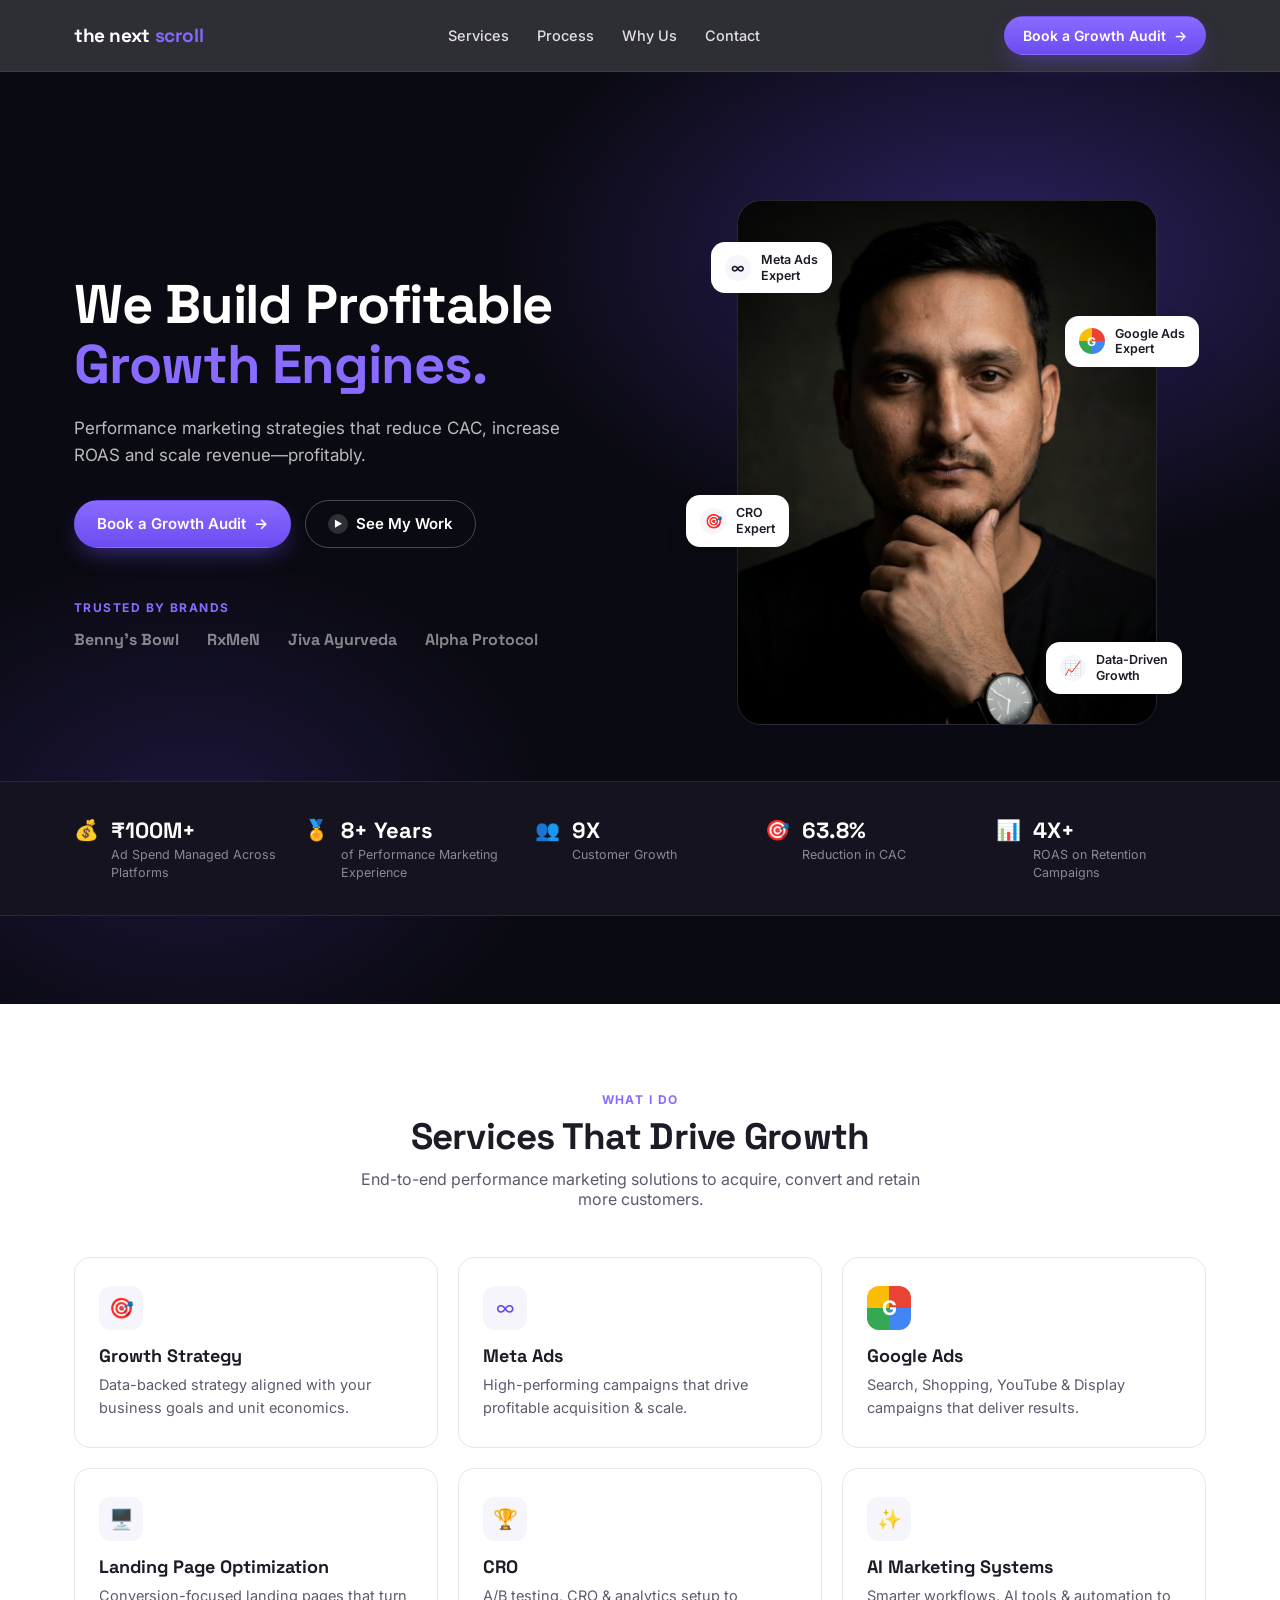
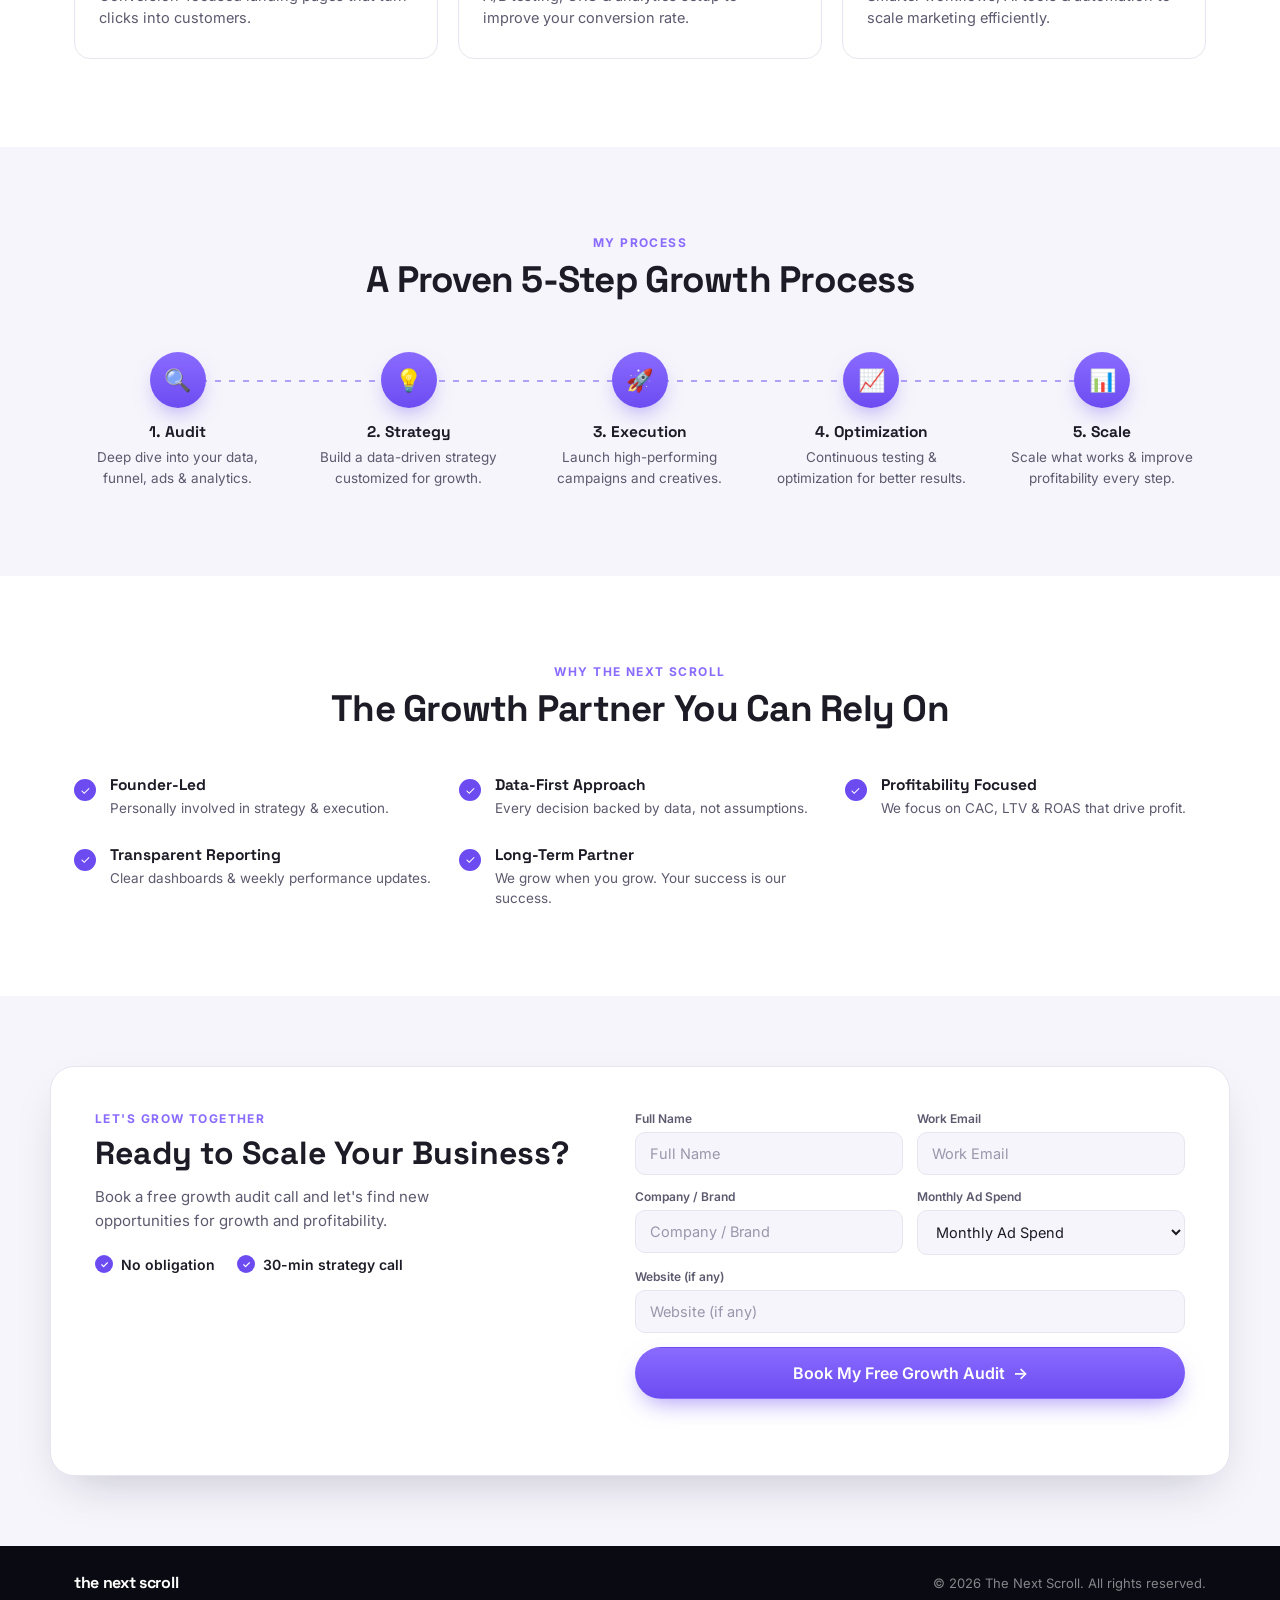
<file: index.html>
<!DOCTYPE html>
<html lang="en">
<head>
<meta charset="UTF-8">
<meta name="viewport" content="width=device-width, initial-scale=1.0">
<title>The Next Scroll — Performance Marketing & Growth Strategy</title>
<meta name="description" content="We build profitable growth engines. Performance marketing strategies that reduce CAC, increase ROAS and scale revenue—profitably.">

<!-- Open Graph -->
<meta property="og:title" content="The Next Scroll — We Build Profitable Growth Engines">
<meta property="og:description" content="Performance marketing strategies that reduce CAC, increase ROAS and scale revenue—profitably.">
<meta property="og:type" content="website">

<link rel="icon" href="data:image/svg+xml,<svg xmlns=%22http://www.w3.org/2000/svg%22 viewBox=%220 0 100 100%22><text y=%22.9em%22 font-size=%2290%22>🡵</text></svg>">
<link rel="preconnect" href="https://fonts.googleapis.com">
<link rel="preconnect" href="https://fonts.gstatic.com" crossorigin>
<link href="https://fonts.googleapis.com/css2?family=Space+Grotesk:wght@500;600;700&family=Inter:wght@400;500;600;700&display=swap" rel="stylesheet">
<link rel="stylesheet" href="style.css">
</head>
<body>

<!-- ============ HEADER ============ -->
<header class="site-header" id="top">
  <div class="container header-inner">
    <a href="#top" class="logo"><b>the next <span style="color: #8768ff;">scroll</span></b></a>
    <nav class="nav-links" id="navLinks">
      <a href="#services">Services</a>
      <a href="#process">Process</a>
      <a href="#why">Why Us</a>
      <a href="#contact">Contact</a>
    </nav>
    <a href="#contact" class="btn btn-primary btn-header">Book a Growth Audit <span aria-hidden="true">→</span></a>
    <button class="nav-toggle" id="navToggle" aria-label="Toggle navigation" aria-expanded="false">
      <span></span><span></span><span></span>
    </button>
  </div>
</header>

<!-- ============ HERO ============ -->
<section class="hero">
  <div class="hero-bg" aria-hidden="true"></div>
  <div class="container hero-inner">
    <div class="hero-copy" data-animate>
      <h1>We Build Profitable<br><span class="accent">Growth Engines.</span></h1>
      <p class="hero-sub">Performance marketing strategies that reduce CAC, increase ROAS and scale revenue—profitably.</p>
      <div class="hero-ctas">
        <a href="#contact" class="btn btn-primary">Book a Growth Audit <span aria-hidden="true">→</span></a>
        <a href="#work" class="btn btn-ghost"><span class="play-icon" aria-hidden="true">▶</span> See My Work</a>
      </div>

      <div class="trusted">
        <span class="eyebrow">Trusted by brands</span>
        <ul class="logo-row">
          <li>Benny's Bowl</li>
          <li>RxMeN</li>
          <li>Jiva Ayurveda</li>
          <li>Alpha Protocol</li>
        </ul>
      </div>
    </div>

    <div class="hero-portrait" data-animate>
      <div class="portrait-frame">
        <img src="assets/founder-photo.jpeg" alt="Founder of The Next Scroll" onerror="this.parentElement.classList.add('img-missing')">
        <div class="img-missing-note">Add your photo at<br><code>assets/founder-photo.jpeg</code></div>
      </div>

      <div class="badge badge-1">
        <span class="badge-icon">∞</span>
        <span>Meta Ads<br>Expert</span>
      </div>
      <div class="badge badge-2">
        <span class="badge-icon badge-icon--google">G</span>
        <span>Google Ads<br>Expert</span>
      </div>
      <div class="badge badge-3">
        <span class="badge-icon">🎯</span>
        <span>CRO<br>Expert</span>
      </div>
      <div class="badge badge-4">
        <span class="badge-icon">📈</span>
        <span>Data-Driven<br>Growth</span>
      </div>
    </div>
  </div>

  <!-- Stats strip -->
  <div class="stats-strip">
    <div class="container stats-grid">
      <div class="stat">
        <span class="stat-icon">💰</span>
        <div>
          <strong>₹100M+</strong>
          <p>Ad Spend Managed Across Platforms</p>
        </div>
      </div>
      <div class="stat">
        <span class="stat-icon">🏅</span>
        <div>
          <strong>8+ Years</strong>
          <p>of Performance Marketing Experience</p>
        </div>
      </div>
      <div class="stat">
        <span class="stat-icon">👥</span>
        <div>
          <strong>9X</strong>
          <p>Customer Growth</p>
        </div>
      </div>
      <div class="stat">
        <span class="stat-icon">🎯</span>
        <div>
          <strong>63.8%</strong>
          <p>Reduction in CAC</p>
        </div>
      </div>
      <div class="stat">
        <span class="stat-icon">📊</span>
        <div>
          <strong>4X+</strong>
          <p>ROAS on Retention Campaigns</p>
        </div>
      </div>
    </div>
  </div>
</section>

<!-- ============ SERVICES ============ -->
<section class="services" id="services">
  <div class="container">
    <p class="eyebrow eyebrow-center">What I Do</p>
    <h2 class="section-title">Services That Drive Growth</h2>
    <p class="section-sub">End-to-end performance marketing solutions to acquire, convert and retain more customers.</p>

    <div class="cards-grid">
      <div class="card" data-animate>
        <div class="card-icon">🎯</div>
        <h3>Growth Strategy</h3>
        <p>Data-backed strategy aligned with your business goals and unit economics.</p>
      </div>
      <div class="card" data-animate>
        <div class="card-icon">∞</div>
        <h3>Meta Ads</h3>
        <p>High-performing campaigns that drive profitable acquisition & scale.</p>
      </div>
      <div class="card" data-animate>
        <div class="card-icon card-icon--google">G</div>
        <h3>Google Ads</h3>
        <p>Search, Shopping, YouTube & Display campaigns that deliver results.</p>
      </div>
      <div class="card" data-animate>
        <div class="card-icon">🖥️</div>
        <h3>Landing Page Optimization</h3>
        <p>Conversion-focused landing pages that turn clicks into customers.</p>
      </div>
      <div class="card" data-animate>
        <div class="card-icon">🏆</div>
        <h3>CRO</h3>
        <p>A/B testing, CRO & analytics setup to improve your conversion rate.</p>
      </div>
      <div class="card" data-animate>
        <div class="card-icon">✨</div>
        <h3>AI Marketing Systems</h3>
        <p>Smarter workflows, AI tools & automation to scale marketing efficiently.</p>
      </div>
    </div>
  </div>
</section>

<!-- ============ PROCESS ============ -->
<section class="process" id="process">
  <div class="container">
    <p class="eyebrow eyebrow-center">My Process</p>
    <h2 class="section-title">A Proven 5-Step Growth Process</h2>

    <div class="process-track">
      <div class="process-step" data-animate>
        <div class="process-circle">🔍</div>
        <h4>1. Audit</h4>
        <p>Deep dive into your data, funnel, ads & analytics.</p>
      </div>
      <div class="process-step" data-animate>
        <div class="process-circle">💡</div>
        <h4>2. Strategy</h4>
        <p>Build a data-driven strategy customized for growth.</p>
      </div>
      <div class="process-step" data-animate>
        <div class="process-circle">🚀</div>
        <h4>3. Execution</h4>
        <p>Launch high-performing campaigns and creatives.</p>
      </div>
      <div class="process-step" data-animate>
        <div class="process-circle">📈</div>
        <h4>4. Optimization</h4>
        <p>Continuous testing & optimization for better results.</p>
      </div>
      <div class="process-step" data-animate>
        <div class="process-circle">📊</div>
        <h4>5. Scale</h4>
        <p>Scale what works & improve profitability every step.</p>
      </div>
    </div>
  </div>
</section>

<!-- ============ WHY US ============ -->
<section class="why" id="why">
  <div class="container">
    <p class="eyebrow eyebrow-center">Why The Next Scroll</p>
    <h2 class="section-title">The Growth Partner You Can Rely On</h2>

    <div class="why-grid">
      <div class="why-item" data-animate>
        <span class="check">✓</span>
        <div>
          <h4>Founder-Led</h4>
          <p>Personally involved in strategy & execution.</p>
        </div>
      </div>
      <div class="why-item" data-animate>
        <span class="check">✓</span>
        <div>
          <h4>Data-First Approach</h4>
          <p>Every decision backed by data, not assumptions.</p>
        </div>
      </div>
      <div class="why-item" data-animate>
        <span class="check">✓</span>
        <div>
          <h4>Profitability Focused</h4>
          <p>We focus on CAC, LTV & ROAS that drive profit.</p>
        </div>
      </div>
      <div class="why-item" data-animate>
        <span class="check">✓</span>
        <div>
          <h4>Transparent Reporting</h4>
          <p>Clear dashboards & weekly performance updates.</p>
        </div>
      </div>
      <div class="why-item" data-animate>
        <span class="check">✓</span>
        <div>
          <h4>Long-Term Partner</h4>
          <p>We grow when you grow. Your success is our success.</p>
        </div>
      </div>
    </div>
  </div>
</section>

<!-- ============ CONTACT ============ -->
<section class="contact" id="contact">
  <div class="container contact-panel" data-animate>
    <div class="contact-left">
      <p class="eyebrow">Let's Grow Together</p>
      <h2>Ready to Scale Your Business?</h2>
      <p class="contact-copy">Book a free growth audit call and let's find new opportunities for growth and profitability.</p>
      <ul class="contact-points">
        <li><span class="check">✓</span> No obligation</li>
        <li><span class="check">✓</span> 30-min strategy call</li>
      </ul>
    </div>

    <form class="contact-form" id="growthForm" action="https://formspree.io/f/xojggbdl" method="POST">
      <div class="form-row">
        <div class="field">
          <label for="fullName">Full Name</label>
          <input type="text" id="fullName" name="fullName" placeholder="Full Name" required>
        </div>
        <div class="field">
          <label for="workEmail">Work Email</label>
          <input type="email" id="workEmail" name="workEmail" placeholder="Work Email" required>
        </div>
      </div>
      <div class="form-row">
        <div class="field">
          <label for="company">Company / Brand</label>
          <input type="text" id="company" name="company" placeholder="Company / Brand" required>
        </div>
        <div class="field">
          <label for="adSpend">Monthly Ad Spend</label>
          <select id="adSpend" name="adSpend" required>
            <option value="" disabled selected>Monthly Ad Spend</option>
            <option value="<1L">Under ₹1L</option>
            <option value="1L-5L">₹1L – ₹5L</option>
            <option value="5L-20L">₹5L – ₹20L</option>
            <option value="20L+">₹20L+</option>
          </select>
        </div>
      </div>
      <div class="field">
        <label for="website">Website (if any)</label>
        <input type="text" id="website" name="website" placeholder="Website (if any)">
      </div>
      <button type="submit" class="btn btn-primary btn-block">Book My Free Growth Audit <span aria-hidden="true">→</span></button>
      <p class="form-status" id="formStatus" role="status"></p>
    </form>
  </div>
</section>

<!-- ============ FOOTER ============ -->
<footer class="site-footer">
  <div class="container footer-inner">
    <span class="logo logo-footer">the next scroll</span>
    <p>© <span id="year"></span> The Next Scroll. All rights reserved.</p>
  </div>
</footer>

<script src="script.js"></script>
</body>
</html>
</file>
<file: style.css>
/* ============ TOKENS ============ */
:root{
  --ink:#0a0a12;
  --ink-2:#14131f;
  --violet:#6c4cf1;
  --violet-2:#8a6bff;
  --paper:#ffffff;
  --paper-2:#f6f5fb;
  --line:#e7e5f0;
  --text:#1c1b26;
  --text-soft:#5c5a6e;
  --white-soft:rgba(255,255,255,.72);
  --white-faint:rgba(255,255,255,.5);
  --radius:16px;
  --radius-sm:10px;
  --shadow:0 20px 50px -20px rgba(20,15,50,.25);
  --font-display:"Space Grotesk", "Inter", sans-serif;
  --font-body:"Inter", sans-serif;
  --maxw:1180px;
}

*,*::before,*::after{box-sizing:border-box}
html{scroll-behavior:smooth}
body{
  margin:0;
  font-family:var(--font-body);
  color:var(--text);
  background:var(--paper);
  -webkit-font-smoothing:antialiased;
}
img{max-width:100%;display:block}
a{color:inherit;text-decoration:none}
ul{list-style:none;margin:0;padding:0}
h1,h2,h3,h4{font-family:var(--font-display);margin:0;line-height:1.1}
p{margin:0}
button{font-family:inherit}

.container{
  width:100%;
  max-width:var(--maxw);
  margin-inline:auto;
  padding-inline:24px;
}

@media (prefers-reduced-motion: reduce){
  html{scroll-behavior:auto}
  *{animation-duration:.01ms !important; animation-iteration-count:1 !important; transition-duration:.01ms !important;}
}

/* ============ BUTTONS ============ */
.btn{
  display:inline-flex;
  align-items:center;
  gap:8px;
  padding:13px 22px;
  border-radius:999px;
  font-weight:600;
  font-size:15px;
  border:1px solid transparent;
  cursor:pointer;
  transition:transform .18s ease, box-shadow .18s ease, background .18s ease;
  white-space:nowrap;
}
.btn span{transition:transform .18s ease}
.btn:hover span{transform:translateX(3px)}
.btn:focus-visible{outline:3px solid var(--violet-2); outline-offset:3px}

.btn-primary{
  background:linear-gradient(180deg,var(--violet-2),var(--violet));
  color:#fff;
  box-shadow:0 10px 25px -8px rgba(108,76,241,.6);
}
.btn-primary:hover{transform:translateY(-2px); box-shadow:0 14px 30px -8px rgba(108,76,241,.7)}

.btn-ghost{
  background:transparent;
  color:#fff;
  border-color:rgba(255,255,255,.25);
}
.btn-ghost:hover{background:rgba(255,255,255,.08); transform:translateY(-2px)}

.btn-block{width:100%; justify-content:center; padding:15px 22px; font-size:16px}

.play-icon{
  display:inline-flex;
  align-items:center;
  justify-content:center;
  width:20px;height:20px;
  border-radius:50%;
  background:rgba(255,255,255,.15);
  font-size:9px;
}

/* ============ HEADER ============ */
.site-header{
  position:sticky; top:0; z-index:100;
  background:rgba(10,10,18,.85);
  backdrop-filter:blur(10px);
  border-bottom:1px solid rgba(255,255,255,.08);
}
.header-inner{
  display:flex; align-items:center; justify-content:space-between;
  padding-block:16px;
  color:#fff;
}
.logo{font-family:var(--font-display); font-weight:700; font-size:19px; letter-spacing:-.02em}
.nav-links{display:flex; gap:28px; font-size:14.5px; font-weight:500}
.nav-links a{opacity:.85; transition:opacity .15s}
.nav-links a:hover{opacity:1}
.btn-header{padding:10px 18px; font-size:14px}

.nav-toggle{
  display:none;
  background:none; border:none; cursor:pointer;
  width:34px; height:34px;
  flex-direction:column; justify-content:center; gap:5px;
}
.nav-toggle span{display:block; height:2px; width:100%; background:#fff; border-radius:2px; transition:transform .2s, opacity .2s}
.nav-toggle.open span:nth-child(1){transform:translateY(7px) rotate(45deg)}
.nav-toggle.open span:nth-child(2){opacity:0}
.nav-toggle.open span:nth-child(3){transform:translateY(-7px) rotate(-45deg)}

/* ============ HERO ============ */
.hero{
  position:relative;
  background:var(--ink);
  color:#fff;
  overflow:hidden;
  padding-top:64px;
}
.hero-bg{
  position:absolute; inset:0;
  background:
    radial-gradient(60% 50% at 78% 20%, rgba(108,76,241,.35), transparent 65%),
    radial-gradient(40% 40% at 15% 80%, rgba(108,76,241,.18), transparent 70%);
  pointer-events:none;
}
.hero-inner{
  position:relative;
  display:grid;
  grid-template-columns:1.05fr .95fr;
  gap:40px;
  align-items:center;
  padding-block:64px 56px;
}
.hero-copy h1{
  font-size:clamp(2.1rem, 4.4vw, 3.4rem);
  font-weight:700;
  letter-spacing:-.02em;
}
.hero-copy .accent{color:var(--violet-2)}
.hero-sub{
  margin-top:20px;
  font-size:17px;
  line-height:1.6;
  color:var(--white-soft);
  max-width:46ch;
}
.hero-ctas{display:flex; gap:14px; margin-top:30px; flex-wrap:wrap}

.eyebrow{
  display:block;
  font-size:12px;
  font-weight:700;
  letter-spacing:.12em;
  text-transform:uppercase;
  color:var(--violet-2);
  margin-bottom:10px;
}
.eyebrow-center{text-align:center}

.trusted{margin-top:52px}
.logo-row{
  display:flex; flex-wrap:wrap; gap:28px;
  margin-top:14px;
  font-family:var(--font-display);
  font-weight:700;
  font-size:16px;
  color:var(--white-faint);
}

/* ---- hero portrait ---- */
.hero-portrait{position:relative; justify-self:center; width:100%; max-width:420px}
.portrait-frame{
  position:relative;
  aspect-ratio:4/5;
  border-radius:24px;
  overflow:hidden;
  background:linear-gradient(160deg,#1c1a2b,#0f0e18);
  border:1px solid rgba(255,255,255,.08);
}
.portrait-frame img{width:100%; height:100%; object-fit:cover}
.img-missing-note{
  display:none;
  position:absolute; inset:0;
  align-items:center; justify-content:center;
  text-align:center;
  font-size:13px;
  color:var(--white-faint);
  padding:20px;
}
.img-missing .img-missing-note{display:flex}
.img-missing img{display:none}

.badge{
  position:absolute;
  display:flex; align-items:center; gap:10px;
  background:#fff;
  color:var(--text);
  padding:10px 14px;
  border-radius:14px;
  box-shadow:var(--shadow);
  font-size:12.5px;
  font-weight:600;
  line-height:1.25;
  animation:float 5s ease-in-out infinite;
}
.badge-icon{
  width:26px; height:26px;
  border-radius:50%;
  display:flex; align-items:center; justify-content:center;
  background:var(--paper-2);
  font-size:14px;
  flex:none;
}
.badge-icon--google{
  background:conic-gradient(from 90deg,#4285F4 0 25%,#34A853 0 50%,#FBBC05 0 75%,#EA4335 0 100%);
  color:#fff; font-weight:700; font-size:12px;
}
.badge-1{top:8%; left:-6%; animation-delay:0s}
.badge-2{top:22%; right:-10%; animation-delay:.6s}
.badge-3{bottom:34%; left:-12%; animation-delay:1.2s}
.badge-4{bottom:6%; right:-6%; animation-delay:1.8s}

@keyframes float{
  0%,100%{transform:translateY(0)}
  50%{transform:translateY(-8px)}
}

/* ---- stats strip ---- */
.stats-strip{
  position:relative;
  background:var(--ink-2);
  border-top:1px solid rgba(255,255,255,.08);
  border-bottom:1px solid rgba(255,255,255,.08);
}
.stats-grid{
  display:grid;
  grid-template-columns:repeat(5,1fr);
  gap:20px;
  padding-block:34px;
}
.stat{display:flex; align-items:flex-start; gap:12px}
.stat-icon{font-size:20px; margin-top:2px}
.stat strong{display:block; font-family:var(--font-display); font-size:22px; color:#fff}
.stat p{font-size:12.5px; color:var(--white-faint); margin-top:2px; line-height:1.4}

/* ============ SECTION SHARED ============ */
section{padding-block:88px}
.section-title{
  text-align:center;
  font-size:clamp(1.7rem,3vw,2.3rem);
  font-weight:700;
  letter-spacing:-.02em;
  margin-bottom:12px;
}
.section-sub{
  text-align:center;
  color:var(--text-soft);
  max-width:56ch;
  margin-inline:auto;
  font-size:16px;
}

/* ============ SERVICES ============ */
.services{background:var(--paper)}
.cards-grid{
  margin-top:48px;
  display:grid;
  grid-template-columns:repeat(3,1fr);
  gap:20px;
}
.card{
  background:var(--paper);
  border:1px solid var(--line);
  border-radius:var(--radius);
  padding:28px 24px;
  transition:transform .2s ease, box-shadow .2s ease, border-color .2s ease;
}
.card:hover{transform:translateY(-4px); box-shadow:var(--shadow); border-color:transparent}
.card-icon{
  width:44px; height:44px;
  border-radius:12px;
  background:var(--paper-2);
  display:flex; align-items:center; justify-content:center;
  font-size:20px;
  color:var(--violet);
  margin-bottom:16px;
}
.card-icon--google{
  background:conic-gradient(from 90deg,#4285F4 0 25%,#34A853 0 50%,#FBBC05 0 75%,#EA4335 0 100%);
  color:#fff; font-weight:700;
}
.card h3{font-size:18px; margin-bottom:8px}
.card p{color:var(--text-soft); font-size:14.5px; line-height:1.55}

/* ============ PROCESS ============ */
.process{background:var(--paper-2)}
.process-track{
  margin-top:52px;
  display:grid;
  grid-template-columns:repeat(5,1fr);
  gap:24px;
  position:relative;
}
.process-track::before{
  content:"";
  position:absolute;
  top:28px; left:10%; right:10%;
  height:2px;
  background-image:linear-gradient(to right, var(--violet) 0 6px, transparent 6px 14px);
  background-size:14px 2px;
  background-repeat:repeat-x;
  opacity:.5;
}
.process-step{position:relative; text-align:center}
.process-circle{
  width:56px; height:56px;
  border-radius:50%;
  background:linear-gradient(180deg,var(--violet-2),var(--violet));
  color:#fff;
  display:flex; align-items:center; justify-content:center;
  font-size:22px;
  margin:0 auto 16px;
  box-shadow:0 10px 22px -8px rgba(108,76,241,.55);
  position:relative;
  z-index:1;
}
.process-step h4{font-size:15.5px; margin-bottom:6px}
.process-step p{font-size:13.5px; color:var(--text-soft); line-height:1.5}

/* ============ WHY ============ */
.why{background:var(--paper)}
.why-grid{
  margin-top:48px;
  display:grid;
  grid-template-columns:repeat(3,1fr);
  gap:28px 24px;
}
.why-item{display:flex; gap:14px}
.check{
  flex:none;
  width:22px; height:22px;
  border-radius:50%;
  background:var(--violet);
  color:#fff;
  font-size:12px;
  display:flex; align-items:center; justify-content:center;
  margin-top:2px;
}
.why-item h4{font-size:15.5px; margin-bottom:4px}
.why-item p{font-size:13.5px; color:var(--text-soft); line-height:1.5}

/* ============ CONTACT ============ */
.contact{background:var(--paper-2); padding-block:70px}
.contact-panel{
  background:#fff;
  border:1px solid var(--line);
  border-radius:24px;
  box-shadow:var(--shadow);
  display:grid;
  grid-template-columns:1fr 1.1fr;
  gap:40px;
  padding:44px;
}
.contact-left h2{font-size:clamp(1.5rem,2.6vw,2rem); margin:6px 0 14px}
.contact-copy{color:var(--text-soft); font-size:15px; line-height:1.6; max-width:38ch}
.contact-points{display:flex; gap:22px; margin-top:22px; flex-wrap:wrap}
.contact-points li{display:flex; align-items:center; gap:8px; font-size:14px; font-weight:600}
.contact-points .check{width:18px; height:18px; font-size:10px; margin-top:0}

.contact-form{display:flex; flex-direction:column; gap:14px}
.form-row{display:grid; grid-template-columns:1fr 1fr; gap:14px}
.field{display:flex; flex-direction:column; gap:6px}
.field label{font-size:12px; font-weight:600; color:var(--text-soft)}
.field input, .field select{
  border:1px solid var(--line);
  background:var(--paper-2);
  border-radius:var(--radius-sm);
  padding:12px 14px;
  font-size:14.5px;
  font-family:inherit;
  color:var(--text);
  transition:border-color .15s, background .15s;
}
.field input:focus, .field select:focus{
  outline:none;
  border-color:var(--violet);
  background:#fff;
}
.field input::placeholder{color:#9997ab}
.form-status{font-size:13.5px; min-height:18px; color:var(--text-soft)}
.form-status.ok{color:#1a8a4a; font-weight:600}
.form-status.err{color:#c0392b; font-weight:600}

/* ============ FOOTER ============ */
.site-footer{background:var(--ink); color:var(--white-faint); padding-block:26px}
.footer-inner{display:flex; align-items:center; justify-content:space-between; flex-wrap:wrap; gap:10px; font-size:13px}
.logo-footer{color:#fff; font-size:16px}

/* ============ SCROLL REVEAL ============ */
[data-animate]{opacity:0; transform:translateY(18px); transition:opacity .6s ease, transform .6s ease}
[data-animate].in-view{opacity:1; transform:translateY(0)}

/* ============ RESPONSIVE ============ */
@media (max-width:980px){
  .hero-inner{grid-template-columns:1fr; padding-top:44px}
  .hero-portrait{max-width:320px; margin-inline:auto; margin-bottom:12px}
  .hero-copy{text-align:center}
  .hero-sub{margin-inline:auto}
  .hero-ctas{justify-content:center}
  .trusted{text-align:center}
  .logo-row{justify-content:center}
  .badge{font-size:11.5px; padding:8px 10px}
  .badge-1{left:-2%} .badge-2{right:-2%} .badge-3{left:-4%} .badge-4{right:-2%}

  .stats-grid{grid-template-columns:repeat(3,1fr)}
  .cards-grid{grid-template-columns:repeat(2,1fr)}
  .process-track{grid-template-columns:repeat(3,1fr)}
  .process-track::before{display:none}
  .why-grid{grid-template-columns:repeat(2,1fr)}
  .contact-panel{grid-template-columns:1fr}
}

@media (max-width:720px){
  .nav-links{
    position:fixed; top:64px; left:0; right:0;
    background:var(--ink);
    flex-direction:column;
    padding:20px 24px;
    gap:16px;
    border-bottom:1px solid rgba(255,255,255,.08);
    transform:translateY(-130%);
    transition:transform .25s ease;
  }
  .nav-links.open{transform:translateY(0)}
  .nav-toggle{display:flex}
  .btn-header{display:none}

  .stats-grid{grid-template-columns:repeat(2,1fr)}
  .cards-grid{grid-template-columns:1fr}
  .process-track{grid-template-columns:1fr; gap:34px}
  .why-grid{grid-template-columns:1fr}
  .form-row{grid-template-columns:1fr}
  .contact-panel{padding:28px 22px}
}

@media (max-width:420px){
  .stats-grid{grid-template-columns:1fr 1fr}
}
</file>
